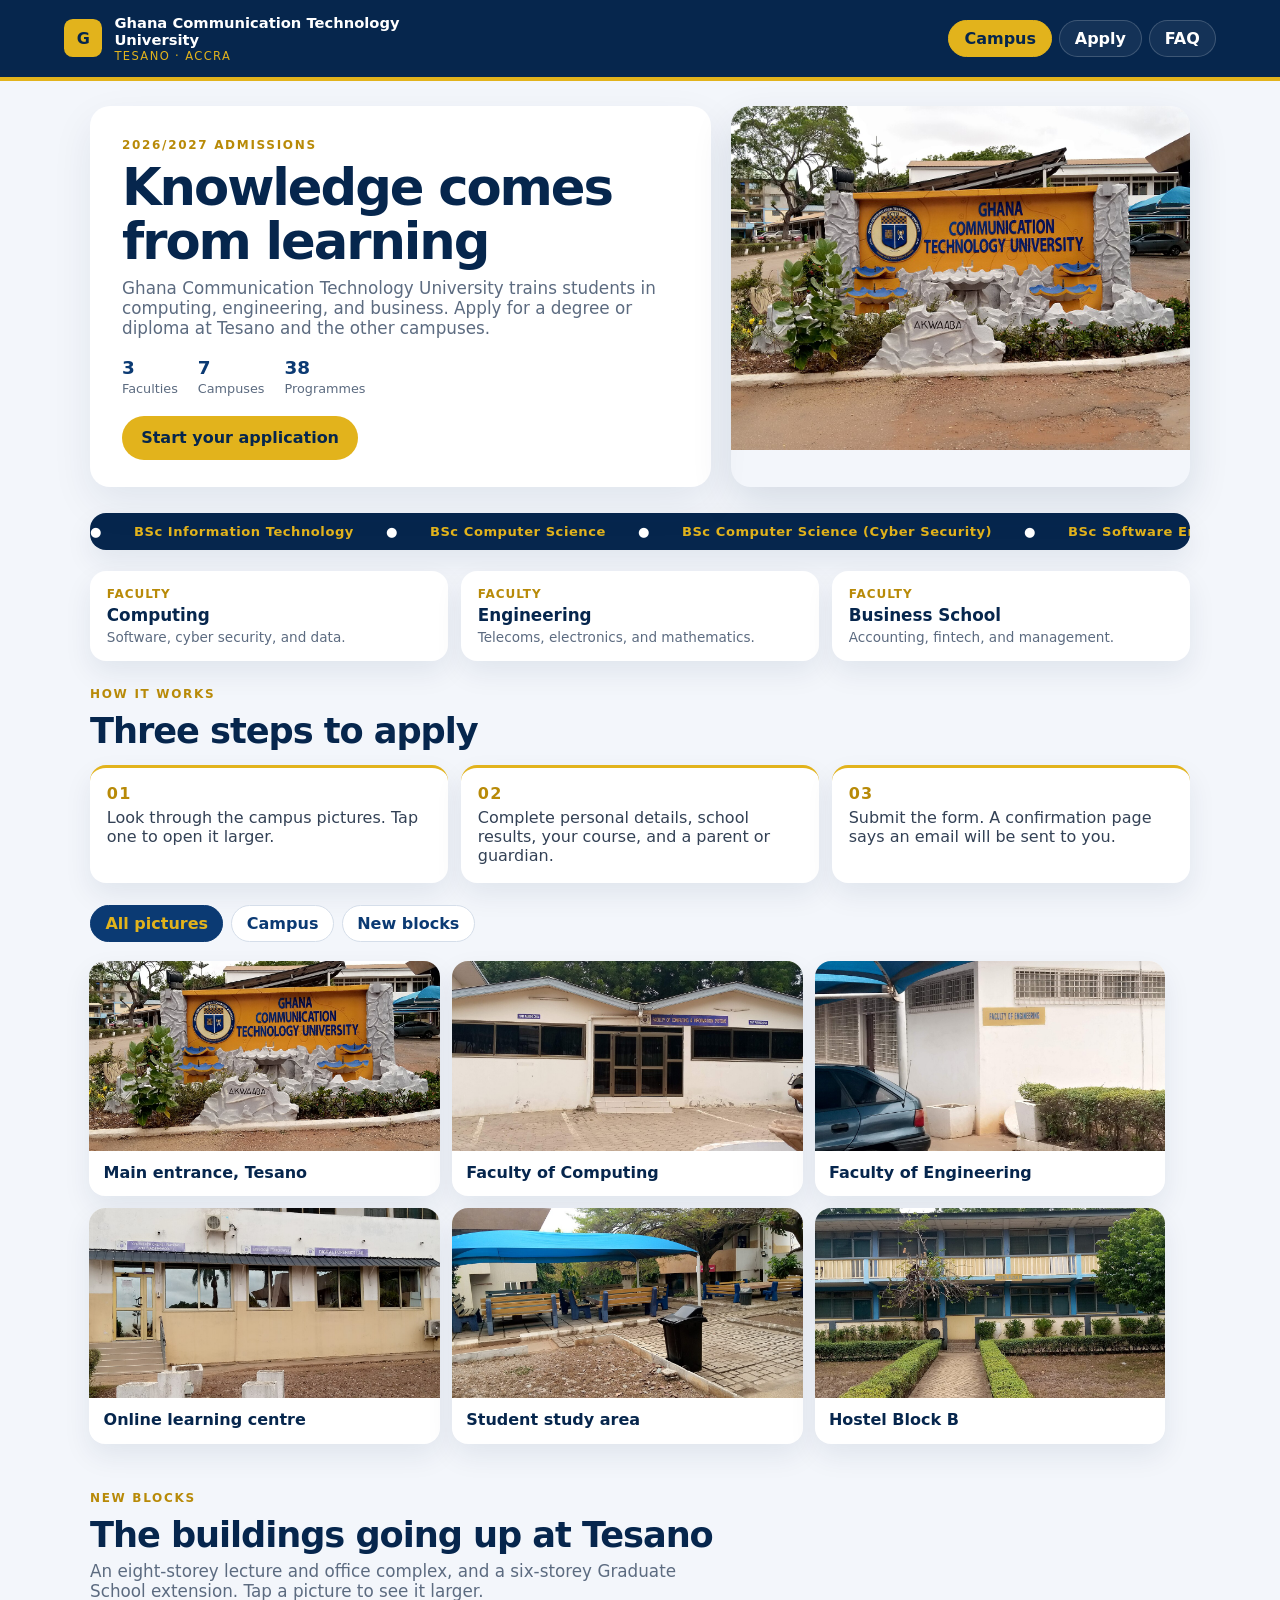
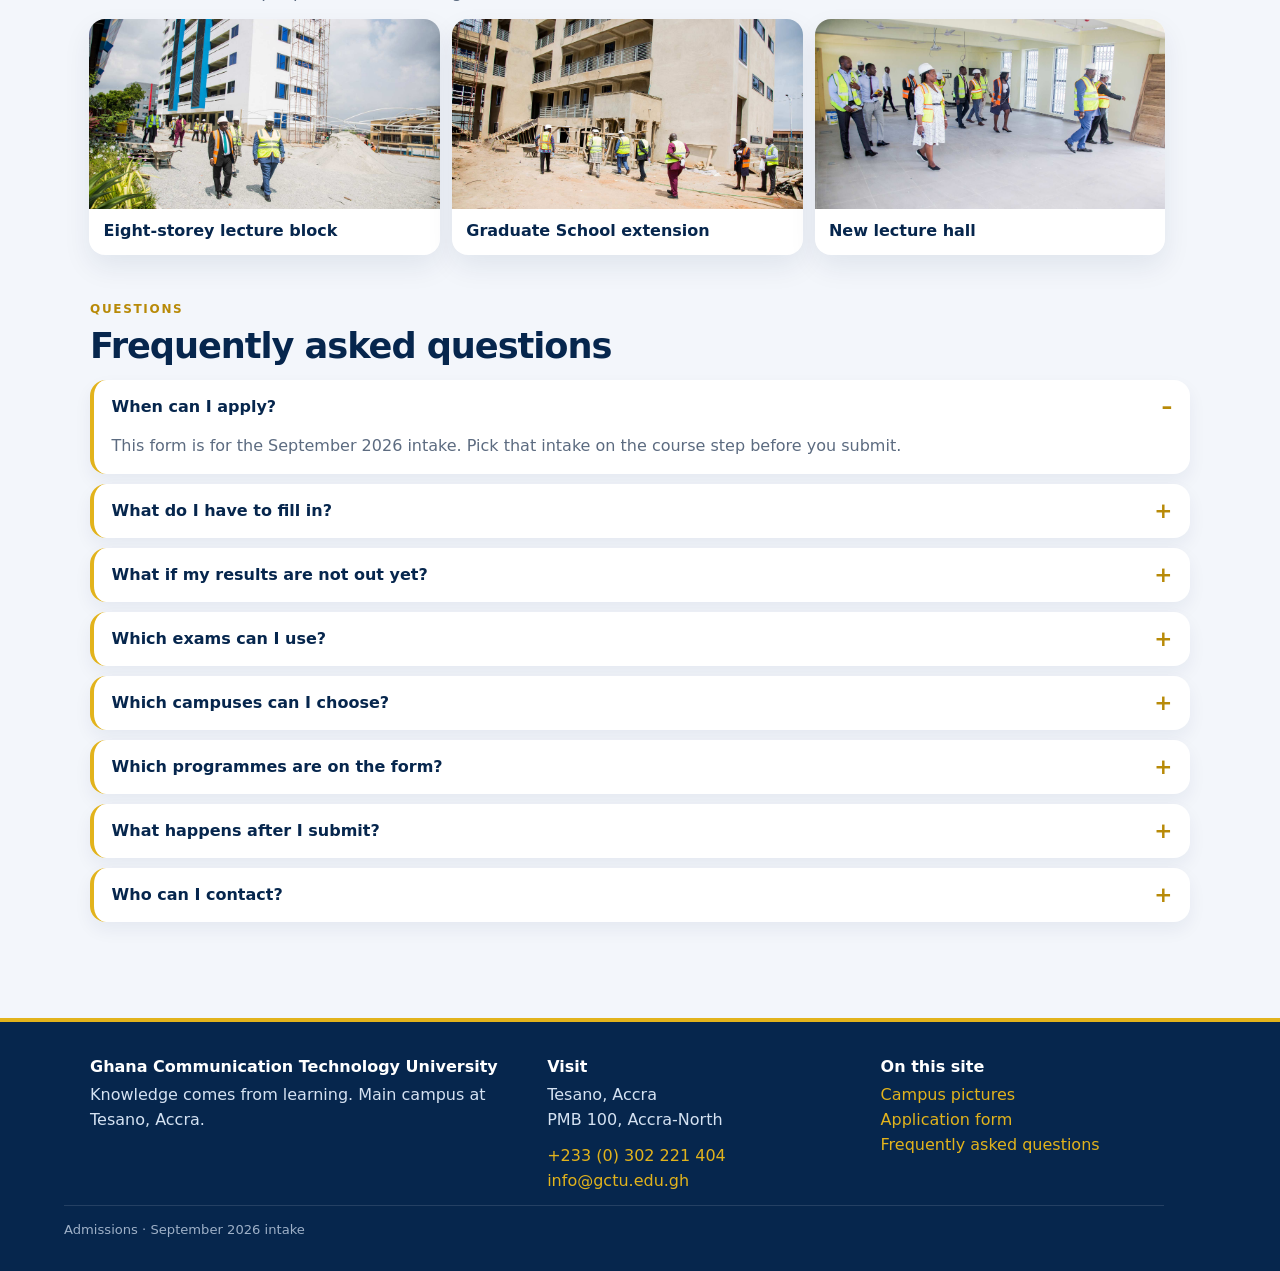
<file: index.html>
<!DOCTYPE html>
<html lang="en">
<head>
  <meta charset="UTF-8">
  <meta name="viewport" content="width=device-width, initial-scale=1.0">
  <title>Ghana Communication Technology University | Campus</title>
  <link rel="stylesheet" href="styles.css">
</head>
<body>
  <header class="site-header">
    <a class="brand" href="index.html">
      <span class="mark" aria-hidden="true">G</span>
      <span>
        <strong>Ghana Communication Technology University</strong>
        <span>Tesano · Accra</span>
      </span>
    </a>
    <nav class="header-nav" aria-label="Site">
      <a href="index.html" aria-current="page">Campus</a>
      <a href="apply.html">Apply</a>
      <a href="#faq">FAQ</a>
    </nav>
    <button class="menu-toggle" type="button" aria-label="Menu" aria-expanded="false" aria-controls="site-menu">
      <span class="menu-bars" aria-hidden="true"></span>
    </button>
  </header>
  <div class="menu-backdrop" hidden></div>
  <nav id="site-menu" class="side-menu" aria-hidden="true">
    <p class="menu-kicker">Explore</p>
    <a href="index.html" aria-current="page">Campus</a>
    <a href="apply.html">Apply</a>
    <a href="#faq">FAQ</a>
  </nav>

  <main>
    <section class="banner">
      <div class="banner-copy">
        <p class="eyebrow">2026/2027 admissions</p>
        <h1>Knowledge comes from learning</h1>
        <p class="lede">
          Ghana Communication Technology University trains students in computing, engineering, and business. Apply for a degree or diploma at Tesano and the other campuses.
        </p>
        <ul class="facts">
          <li><strong data-count="3">0</strong><span>Faculties</span></li>
          <li><strong data-count="7">0</strong><span>Campuses</span></li>
          <li><strong data-count="38">0</strong><span>Programmes</span></li>
        </ul>
        <p class="cta">
          <a class="button" href="apply.html">Start your application</a>
        </p>
      </div>
      <figure class="banner-photo">
        <button type="button" class="zoom" data-caption="Main entrance, Tesano">
          <img src="images/signage.jpg" alt="The Ghana Communication Technology University welcome sign at Tesano">
        </button>
      </figure>
    </section>

    <div class="ticker">
      <div class="ticker-track">
        <span>BSc Information Technology</span>
        <span>BSc Computer Science</span>
        <span>BSc Computer Science (Cyber Security)</span>
        <span>BSc Software Engineering</span>
        <span>BSc Data Science and Analytics</span>
        <span>BSc Mobile Computing</span>
        <span>BSc Information Systems</span>
        <span>BSc Networking and Systems Administration</span>
        <span>BSc Internet of Things and Big Data</span>
        <span>BSc Web Application Development</span>
        <span>Diploma in Information Technology</span>
        <span>Diploma in Computer Science</span>
        <span>Diploma in Cyber Security</span>
        <span>BSc Telecommunications Engineering</span>
        <span>BSc Computer Engineering</span>
        <span>BSc Electrical and Electronic Engineering</span>
        <span>BSc Mathematics</span>
        <span>BSc Actuarial Science with Data Analytics</span>
        <span>BSc Computational Statistics</span>
        <span>BSc Accounting with Computing</span>
        <span>BSc Economics</span>
        <span>BSc Procurement and Logistics</span>
        <span>BSc Financial Technology</span>
        <span>BSc Business Administration (Marketing)</span>
        <span>Diploma in Public Relations</span>
        <span>BSc Information Technology</span>
        <span>BSc Computer Science</span>
        <span>BSc Computer Science (Cyber Security)</span>
        <span>BSc Software Engineering</span>
        <span>BSc Data Science and Analytics</span>
        <span>BSc Mobile Computing</span>
        <span>BSc Information Systems</span>
        <span>BSc Networking and Systems Administration</span>
        <span>BSc Internet of Things and Big Data</span>
        <span>BSc Web Application Development</span>
        <span>Diploma in Information Technology</span>
        <span>Diploma in Computer Science</span>
        <span>Diploma in Cyber Security</span>
        <span>BSc Telecommunications Engineering</span>
        <span>BSc Computer Engineering</span>
        <span>BSc Electrical and Electronic Engineering</span>
        <span>BSc Mathematics</span>
        <span>BSc Actuarial Science with Data Analytics</span>
        <span>BSc Computational Statistics</span>
        <span>BSc Accounting with Computing</span>
        <span>BSc Economics</span>
        <span>BSc Procurement and Logistics</span>
        <span>BSc Financial Technology</span>
        <span>BSc Business Administration (Marketing)</span>
        <span>Diploma in Public Relations</span>
      </div>
    </div>

    <section class="paths">
      <a class="path" href="apply.html">
        <em>Faculty</em>
        <strong>Computing</strong>
        <span>Software, cyber security, and data.</span>
      </a>
      <a class="path" href="apply.html">
        <em>Faculty</em>
        <strong>Engineering</strong>
        <span>Telecoms, electronics, and mathematics.</span>
      </a>
      <a class="path" href="apply.html">
        <em>Faculty</em>
        <strong>Business School</strong>
        <span>Accounting, fintech, and management.</span>
      </a>
    </section>

    <section class="steps">
      <p class="eyebrow">How it works</p>
      <h2>Three steps to apply</h2>
      <ol>
        <li>
          <strong>01</strong>
          Look through the campus pictures. Tap one to open it larger.
        </li>
        <li>
          <strong>02</strong>
          Complete personal details, school results, your course, and a parent or guardian.
        </li>
        <li>
          <strong>03</strong>
          Submit the form. A confirmation page says an email will be sent to you.
        </li>
      </ol>
    </section>

    <div class="filters" role="group" aria-label="Show pictures">
      <button type="button" class="filter is-on" data-filter="all">All pictures</button>
      <button type="button" class="filter" data-filter="campus">Campus</button>
      <button type="button" class="filter" data-filter="new">New blocks</button>
    </div>

    <table class="gallery" id="campus-gallery">
      <tbody>
        <tr>
          <td>
            <figure>
              <button type="button" class="zoom" data-caption="Main entrance, Tesano">
                <img src="images/signage.jpg" alt="Gold campus sign reading Ghana Communication Technology University">
              </button>
              <figcaption>Main entrance, Tesano</figcaption>
            </figure>
          </td>
          <td>
            <figure>
              <button type="button" class="zoom" data-caption="Faculty of Computing">
                <img src="images/computing.jpg" alt="Entrance of the Faculty of Computing and Information Systems">
              </button>
              <figcaption>Faculty of Computing</figcaption>
            </figure>
          </td>
          <td>
            <figure>
              <button type="button" class="zoom" data-caption="Faculty of Engineering">
                <img src="images/engineering.jpg" alt="Faculty of Engineering sign on a campus building">
              </button>
              <figcaption>Faculty of Engineering</figcaption>
            </figure>
          </td>
        </tr>
        <tr>
          <td>
            <figure>
              <button type="button" class="zoom" data-caption="Online learning centre">
                <img src="images/online.jpg" alt="Centre for Online Learning and the Digital Forensics Lab">
              </button>
              <figcaption>Online learning centre</figcaption>
            </figure>
          </td>
          <td>
            <figure>
              <button type="button" class="zoom" data-caption="Student study area">
                <img src="images/study.jpg" alt="Outdoor student study area with benches under a blue canopy">
              </button>
              <figcaption>Student study area</figcaption>
            </figure>
          </td>
          <td>
            <figure>
              <button type="button" class="zoom" data-caption="Hostel Block B">
                <img src="images/hostel.jpg" alt="Hostel Block B with a walkway and hedges">
              </button>
              <figcaption>Hostel Block B</figcaption>
            </figure>
          </td>
        </tr>
      </tbody>
    </table>

    <section class="new-blocks">
      <p class="eyebrow">New blocks</p>
      <h2>The buildings going up at Tesano</h2>
      <p class="lede">
        An eight-storey lecture and office complex, and a six-storey Graduate School extension. Tap a picture to see it larger.
      </p>
      <table class="gallery">
        <tbody>
          <tr>
            <td>
              <figure>
                <button type="button" class="zoom" data-caption="Eight-storey lecture and office complex">
                  <img src="images/lecture-block.jpg" alt="The white and blue eight-storey lecture and office complex at Tesano">
                </button>
                <figcaption>Eight-storey lecture block</figcaption>
              </figure>
            </td>
            <td>
              <figure>
                <button type="button" class="zoom" data-caption="Six-storey Graduate School extension">
                  <img src="images/graduate-block.jpg" alt="The six-storey Graduate School extension still being finished">
                </button>
                <figcaption>Graduate School extension</figcaption>
              </figure>
            </td>
            <td>
              <figure>
                <button type="button" class="zoom" data-caption="A new hall inside the lecture block">
                  <img src="images/new-hall.jpg" alt="A large unfinished hall with windows inside the new lecture block">
                </button>
                <figcaption>New lecture hall</figcaption>
              </figure>
            </td>
          </tr>
        </tbody>
      </table>
    </section>

    <section class="faq" id="faq">
      <p class="eyebrow">Questions</p>
      <h2>Frequently asked questions</h2>
      <div class="faq-list">
        <details open>
          <summary>When can I apply?</summary>
          <p>This form is for the September 2026 intake. Pick that intake on the course step before you submit.</p>
        </details>
        <details>
          <summary>What do I have to fill in?</summary>
          <p>Four parts: personal details, educational history, course information, and a parent or guardian. Submit only appears after the guardian step.</p>
        </details>
        <details>
          <summary>What if my results are not out yet?</summary>
          <p>Leave the results upload blank. You can still submit. If you already have a slip, add a PDF or photo up to 5 MB.</p>
        </details>
        <details>
          <summary>Which exams can I use?</summary>
          <p>WASSCE, SSSCE, GBCE, HND, a GCTU diploma, or another qualification. Choose how you qualify on the course step.</p>
        </details>
        <details>
          <summary>Which campuses can I choose?</summary>
          <p>Tesano is the main campus. You can also choose Abeka, Kumasi, Ho, Koforidua, Takoradi, or Nungua.</p>
        </details>
        <details>
          <summary>Which programmes are on the form?</summary>
          <p>Degrees and diplomas from Computing and Information Systems, Engineering, and the Business School. The moving bar on this page lists them.</p>
        </details>
        <details>
          <summary>What happens after I submit?</summary>
          <p>You land on a confirmation page with your name, email, and course. That page is your proof that the application was submitted.</p>
        </details>
        <details>
          <summary>Who can I contact?</summary>
          <p>Ghana Communication Technology University, Tesano, PMB 100, Accra-North. Call +233 (0) 302 221 404 or email info@gctu.edu.gh.</p>
        </details>
      </div>
    </section>
  </main>

  <footer class="campus-footer">
    <div class="footer-grid">
      <div>
        <strong>Ghana Communication Technology University</strong>
        <p>Knowledge comes from learning. Main campus at Tesano, Accra.</p>
      </div>
      <div>
        <strong>Visit</strong>
        <p>Tesano, Accra<br>PMB 100, Accra-North</p>
        <p><a href="tel:+233302221404">+233 (0) 302 221 404</a><br><a href="mailto:info@gctu.edu.gh">info@gctu.edu.gh</a></p>
      </div>
      <div>
        <strong>On this site</strong>
        <p><a href="index.html">Campus pictures</a><br><a href="apply.html">Application form</a><br><a href="#faq">Frequently asked questions</a></p>
      </div>
    </div>
    <p class="footer-note">Admissions · September 2026 intake</p>
  </footer>

  <dialog id="viewer">
    <form method="dialog">
      <button class="viewer-close" aria-label="Close">Close</button>
    </form>
    <img id="viewer-image" alt="">
    <p id="viewer-caption"></p>
    <div class="viewer-nav">
      <button type="button" id="viewer-prev">Previous</button>
      <button type="button" id="viewer-next">Next</button>
    </div>
  </dialog>

  <script>
    const viewer = document.getElementById("viewer");
    const viewerImage = document.getElementById("viewer-image");
    const viewerCaption = document.getElementById("viewer-caption");
    const photos = Array.from(document.querySelectorAll(".zoom"));
    let current = 0;

    function showPhoto(index) {
      current = (index + photos.length) % photos.length;
      const image = photos[current].querySelector("img");
      viewerImage.src = image.src;
      viewerImage.alt = image.alt;
      viewerCaption.textContent = photos[current].dataset.caption;
      if (!viewer.open) viewer.showModal();
    }

    photos.forEach((button, index) => {
      button.addEventListener("click", () => showPhoto(index));
    });

    document.getElementById("viewer-prev").addEventListener("click", () => showPhoto(current - 1));
    document.getElementById("viewer-next").addEventListener("click", () => showPhoto(current + 1));

    viewer.addEventListener("click", (event) => {
      if (event.target === viewer) viewer.close();
    });

    document.addEventListener("keydown", (event) => {
      if (!viewer.open) return;
      if (event.key === "ArrowRight") showPhoto(current + 1);
      if (event.key === "ArrowLeft") showPhoto(current - 1);
    });

    const campusGallery = document.getElementById("campus-gallery");
    const newBlocks = document.querySelector(".new-blocks");
    document.querySelectorAll(".filter").forEach((button) => {
      button.addEventListener("click", () => {
        document.querySelectorAll(".filter").forEach((item) => item.classList.remove("is-on"));
        button.classList.add("is-on");
        const choice = button.dataset.filter;
        campusGallery.hidden = choice === "new";
        newBlocks.hidden = choice === "campus";
      });
    });

    document.querySelectorAll("[data-count]").forEach((node) => {
      const target = Number(node.dataset.count);
      const start = performance.now();
      function tick(now) {
        const progress = Math.min((now - start) / 900, 1);
        node.textContent = Math.round(target * progress);
        if (progress < 1) requestAnimationFrame(tick);
      }
      requestAnimationFrame(tick);
    });
  </script>
  <script src="menu.js"></script>
</body>
</html>
</file>
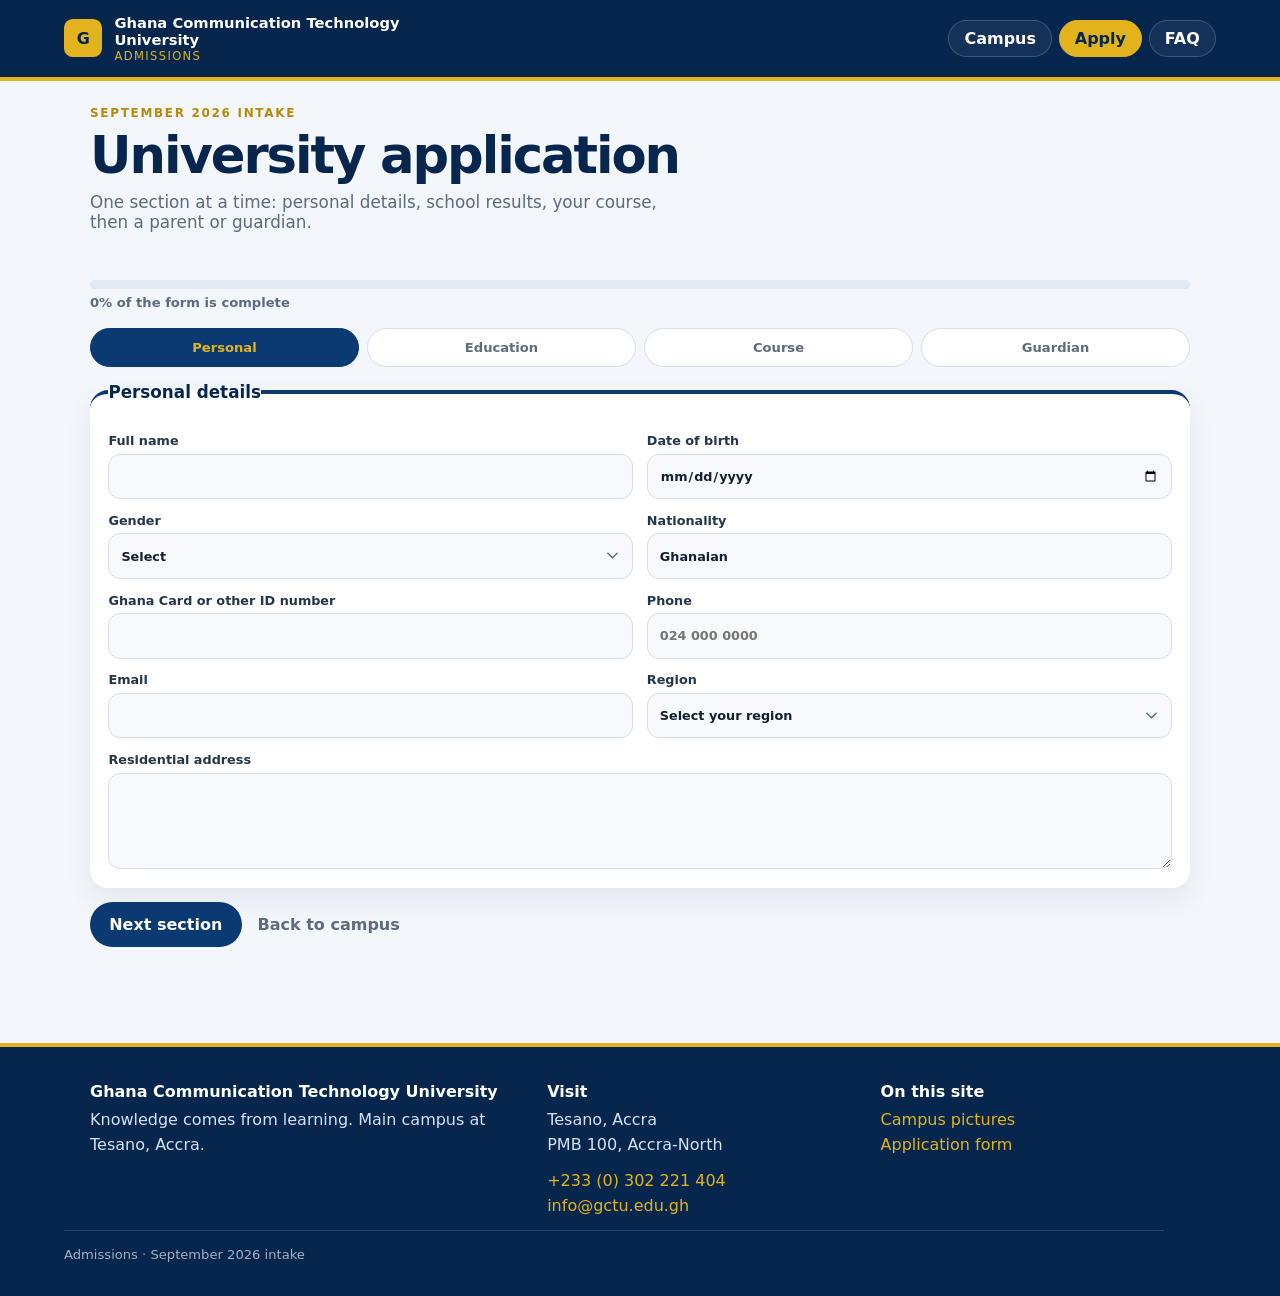
<file: apply.html>
<!DOCTYPE html>
<html lang="en">
<head>
  <meta charset="UTF-8">
  <meta name="viewport" content="width=device-width, initial-scale=1.0">
  <title>Ghana Communication Technology University | Application</title>
  <link rel="stylesheet" href="styles.css">
</head>
<body>
  <header class="site-header">
    <a class="brand" href="index.html">
      <span class="mark" aria-hidden="true">G</span>
      <span>
        <strong>Ghana Communication Technology University</strong>
        <span>Admissions</span>
      </span>
    </a>
    <nav class="header-nav" aria-label="Site">
      <a href="index.html">Campus</a>
      <a href="apply.html" aria-current="page">Apply</a>
      <a href="index.html#faq">FAQ</a>
    </nav>
    <button class="menu-toggle" type="button" aria-label="Menu" aria-expanded="false" aria-controls="site-menu">
      <span class="menu-bars" aria-hidden="true"></span>
    </button>
  </header>
  <div class="menu-backdrop" hidden></div>
  <nav id="site-menu" class="side-menu" aria-hidden="true">
    <p class="menu-kicker">Explore</p>
    <a href="index.html">Campus</a>
    <a href="apply.html" aria-current="page">Apply</a>
    <a href="index.html#faq">FAQ</a>
  </nav>

  <main>
    <section class="page-intro">
      <p class="eyebrow">September 2026 intake</p>
      <h1>University application</h1>
      <p class="lede">
        One section at a time: personal details, school results, your course, then a parent or guardian.
      </p>
      <p id="send-error" class="send-error" role="alert"></p>
      <div class="progress-wrap">
        <div class="progress-track" aria-hidden="true">
          <div class="progress-bar" id="progress-bar"></div>
        </div>
        <p id="progress-label">0% of the form is complete</p>
      </div>
    </section>

    <form id="application" action="success.html" method="get">
      <ol class="stepper" id="stepper">
        <li class="is-current">Personal</li>
        <li>Education</li>
        <li>Course</li>
        <li>Guardian</li>
      </ol>
      <fieldset class="is-current">
        <legend>Personal details</legend>
        <div class="fields">
          <label>
            Full name
            <input type="text" name="full-name" required autocomplete="name">
          </label>
          <label>
            Date of birth
            <input type="date" name="date-of-birth" required>
          </label>
          <label>
            Gender
            <select name="gender" required>
              <option value="">Select</option>
              <option>Female</option>
              <option>Male</option>
              <option>Prefer not to say</option>
            </select>
          </label>
          <label>
            Nationality
            <input type="text" name="nationality" value="Ghanaian" required>
          </label>
          <label>
            Ghana Card or other ID number
            <input type="text" name="id-number" required>
          </label>
          <label>
            Phone
            <input type="tel" name="phone" required autocomplete="tel" placeholder="024 000 0000">
          </label>
          <label>
            Email
            <input type="email" name="email" required autocomplete="email">
          </label>
          <label>
            Region
            <select name="region" required>
              <option value="">Select your region</option>
              <option>Greater Accra</option>
              <option>Ashanti</option>
              <option>Ahafo</option>
              <option>Bono</option>
              <option>Bono East</option>
              <option>Central</option>
              <option>Eastern</option>
              <option>North East</option>
              <option>Northern</option>
              <option>Oti</option>
              <option>Savannah</option>
              <option>Upper East</option>
              <option>Upper West</option>
              <option>Volta</option>
              <option>Western</option>
              <option>Western North</option>
              <option>Outside Ghana</option>
            </select>
          </label>
          <label class="wide">
            Residential address
            <textarea name="address" required autocomplete="street-address"></textarea>
          </label>
        </div>
      </fieldset>

      <fieldset>
        <legend>Educational history</legend>
        <div class="fields">
          <label>
            Senior high school or last school
            <input type="text" name="school" required>
          </label>
          <label>
            Qualification
            <select name="qualification" required>
              <option value="">Select</option>
              <option>WASSCE</option>
              <option>SSSCE</option>
              <option>GBCE</option>
              <option>HND</option>
              <option>GCTU Diploma</option>
              <option>Other</option>
            </select>
          </label>
          <label>
            Year of examination
            <input type="number" name="year-completed" min="1990" max="2026" required>
          </label>
          <label>
            WAEC index number
            <input type="text" name="index-number" placeholder="If you sat WASSCE or SSSCE">
          </label>
          <label>
            English Language grade
            <input type="text" name="english-grade" placeholder="For example, B3" required>
          </label>
          <label>
            Core Mathematics grade
            <input type="text" name="maths-grade" placeholder="For example, C5" required>
          </label>
          <label class="wide">
            Integrated Science or Social Studies grade
            <input type="text" name="core-grade" required>
          </label>
          <label class="wide">
            Elective subjects and grades
            <textarea name="electives" required placeholder="Example: Elective Mathematics B2, Physics B3, Chemistry C4"></textarea>
          </label>
          <label class="wide">
            Upload your results
            <input type="file" name="results" accept=".pdf,.jpg,.jpeg,.png,application/pdf,image/jpeg,image/png">
            <span class="hint">WASSCE, SSSCE, GBCE, HND, or any other result slip. PDF or photo, up to 5 MB. Leave this blank if the results are not out yet.</span>
            <span id="results-name" class="file-name"></span>
          </label>
        </div>
      </fieldset>

      <fieldset>
        <legend>Course information</legend>
        <div class="fields">
          <label>
            Faculty
            <select name="faculty" required>
              <option value="">Select a faculty</option>
              <option>Faculty of Computing and Information Systems</option>
              <option>Faculty of Engineering</option>
              <option>GCTU Business School</option>
            </select>
          </label>
          <label>
            Programme
            <select name="course" required>
              <option value="">Select a programme</option>
              <optgroup label="Computing and Information Systems">
                <option>BSc Information Technology</option>
                <option>BSc Computer Science</option>
                <option>BSc Computer Science (Cyber Security)</option>
                <option>BSc Software Engineering</option>
                <option>BSc Data Science and Analytics</option>
                <option>BSc Mobile Computing</option>
                <option>BSc Information Systems</option>
                <option>BSc Networking and Systems Administration</option>
                <option>BSc Internet of Things and Big Data</option>
                <option>BSc Web Application Development</option>
                <option>Diploma in Information Technology</option>
                <option>Diploma in Computer Science</option>
                <option>Diploma in Cyber Security</option>
                <option>Diploma in Data Science and Analytics</option>
                <option>Diploma in Web Application Development</option>
                <option>Diploma in Multimedia Technology</option>
              </optgroup>
              <optgroup label="Engineering">
                <option>BSc Telecommunications Engineering</option>
                <option>BSc Computer Engineering</option>
                <option>BSc Electrical and Electronic Engineering</option>
                <option>BSc Mathematics</option>
                <option>BSc Actuarial Science with Data Analytics</option>
                <option>BSc Computational Statistics</option>
                <option>Diploma in Telecommunications Engineering</option>
                <option>Diploma in Computational Statistics</option>
              </optgroup>
              <optgroup label="Business School">
                <option>BSc Accounting with Computing</option>
                <option>BSc Economics</option>
                <option>BSc Procurement and Logistics</option>
                <option>BSc E-Commerce and Marketing Management</option>
                <option>BSc Financial Technology</option>
                <option>BSc Business Administration (Accounting)</option>
                <option>BSc Business Administration (Banking and Finance)</option>
                <option>BSc Business Administration (Human Resource Management)</option>
                <option>BSc Business Administration (Management)</option>
                <option>BSc Business Administration (Marketing)</option>
                <option>Diploma in Public Relations</option>
                <option>Diploma in Administration (Accounting)</option>
                <option>Diploma in Administration (Management)</option>
                <option>Diploma in Administration (Marketing)</option>
              </optgroup>
            </select>
          </label>
          <label>
            Level of entry
            <select name="level" required>
              <option value="">Select</option>
              <option>Degree, Level 100 (4 years)</option>
              <option>Diploma (2 years)</option>
              <option>Top-up, Level 200</option>
              <option>Top-up, Level 300</option>
            </select>
          </label>
          <label>
            How you qualify
            <select name="entry" required>
              <option value="">Select</option>
              <option>WASSCE or SSSCE</option>
              <option>Mature applicant</option>
              <option>HND or diploma top-up</option>
              <option>International qualification</option>
            </select>
          </label>
          <label>
            Campus
            <select name="campus" required>
              <option value="">Select a campus</option>
              <option>Tesano (main campus)</option>
              <option>Abeka</option>
              <option>Kumasi</option>
              <option>Ho</option>
              <option>Koforidua</option>
              <option>Takoradi</option>
              <option>Nungua</option>
            </select>
          </label>
          <label>
            Intake
            <select name="intake" required>
              <option value="">Select</option>
              <option>September 2026</option>
            </select>
          </label>
          <label class="wide">
            Why do you want this programme?
            <textarea name="statement" required></textarea>
          </label>
        </div>
      </fieldset>

      <fieldset>
        <legend>Parent or guardian information</legend>
        <div class="fields">
          <label>
            Parent or guardian name
            <input type="text" name="guardian-name" required>
          </label>
          <label>
            Relationship
            <input type="text" name="relationship" placeholder="Mother, father, or guardian" required>
          </label>
          <label>
            Phone
            <input type="tel" name="guardian-phone" required>
          </label>
          <label>
            Email
            <input type="email" name="guardian-email" required>
          </label>
          <label>
            Occupation
            <input type="text" name="occupation">
          </label>
          <label>
            Town or city
            <input type="text" name="guardian-town" required>
          </label>
          <label class="wide">
            Address
            <textarea name="guardian-address" required></textarea>
          </label>
        </div>
      </fieldset>

      <div class="form-actions">
        <button class="button button-back" id="step-back" type="button" hidden>Back</button>
        <button class="button" id="step-next" type="button">Next section</button>
        <button class="button" id="step-submit" type="submit" hidden>Submit application</button>
        <a class="ghost" href="index.html">Back to campus</a>
      </div>
    </form>
  </main>

  <footer class="campus-footer">
    <div class="footer-grid">
      <div>
        <strong>Ghana Communication Technology University</strong>
        <p>Knowledge comes from learning. Main campus at Tesano, Accra.</p>
      </div>
      <div>
        <strong>Visit</strong>
        <p>Tesano, Accra<br>PMB 100, Accra-North</p>
        <p><a href="tel:+233302221404">+233 (0) 302 221 404</a><br><a href="mailto:info@gctu.edu.gh">info@gctu.edu.gh</a></p>
      </div>
      <div>
        <strong>On this site</strong>
        <p><a href="index.html">Campus pictures</a><br><a href="apply.html">Application form</a></p>
      </div>
    </div>
    <p class="footer-note">Admissions · September 2026 intake</p>
  </footer>

  <script>
    const form = document.getElementById("application");
    const progressBar = document.getElementById("progress-bar");
    const progressLabel = document.getElementById("progress-label");
    const requiredFields = Array.from(form.querySelectorAll("[required]"));

    function updateProgress() {
      const done = requiredFields.filter((field) => field.value.trim() !== "").length;
      const percent = Math.round((done / requiredFields.length) * 100);
      progressBar.style.width = percent + "%";
      progressLabel.textContent = percent + "% of the form is complete";
      form.querySelectorAll("fieldset").forEach((section) => {
        const fields = Array.from(section.querySelectorAll("[required]"));
        const complete = fields.length > 0 && fields.every((field) => field.value.trim() !== "");
        section.classList.toggle("is-done", complete);
      });
    }

    form.addEventListener("input", updateProgress);
    form.addEventListener("change", updateProgress);

    const sections = Array.from(form.querySelectorAll("fieldset"));
    const stepItems = Array.from(document.querySelectorAll("#stepper li"));
    const backButton = document.getElementById("step-back");
    const nextButton = document.getElementById("step-next");
    const submitButton = document.getElementById("step-submit");
    let step = 0;

    function showStep(index) {
      step = index;
      sections.forEach((section, item) => section.classList.toggle("is-current", item === step));
      stepItems.forEach((item, itemIndex) => {
        item.classList.toggle("is-current", itemIndex === step);
        item.classList.toggle("is-done", itemIndex < step);
      });
      backButton.hidden = step === 0;
      nextButton.hidden = step === sections.length - 1;
      submitButton.hidden = step !== sections.length - 1;
    }

    nextButton.addEventListener("click", () => {
      const fields = Array.from(sections[step].querySelectorAll("[required]"));
      const invalid = fields.find((field) => !field.reportValidity());
      if (invalid) return;
      showStep(step + 1);
    });

    backButton.addEventListener("click", () => showStep(step - 1));

    const resultsInput = form.elements.results;
    const resultsName = document.getElementById("results-name");

    resultsInput.addEventListener("change", () => {
      const file = resultsInput.files[0];
      if (!file) {
        resultsName.textContent = "";
        return;
      }
      const allowed = /\.(pdf|jpe?g|png)$/i.test(file.name);
      if (!allowed || file.size > 5 * 1024 * 1024) {
        resultsInput.value = "";
        resultsName.textContent = "Choose a PDF, JPG, or PNG that is under 5 MB.";
        return;
      }
      resultsName.textContent = "Ready to upload: " + file.name;
    });

    function resultsPayload() {
      const file = resultsInput.files[0];
      if (!file) return Promise.resolve({ resultName: "" });
      return new Promise((resolve, reject) => {
        const reader = new FileReader();
        reader.onload = () => {
          const encoded = String(reader.result).split(",")[1] || "";
          resolve({ resultName: file.name, resultFile: encoded });
        };
        reader.onerror = () => reject(new Error("The result file could not be read."));
        reader.readAsDataURL(file);
      });
    }

    const sendError = document.getElementById("send-error");

    form.addEventListener("submit", (event) => {
      event.preventDefault();
      const submitButton = form.querySelector("[type=submit]");
      const name = form.elements["full-name"].value.trim();
      const email = form.elements["email"].value.trim();
      const course = form.elements["course"].value;
      sendError.textContent = "";
      submitButton.disabled = true;

      const params = new URLSearchParams({ name: name, email: email, course: course });
      window.location.href = "success.html?" + params.toString();
    });
  </script>
  <script src="menu.js"></script>
</body>
</html>
</file>
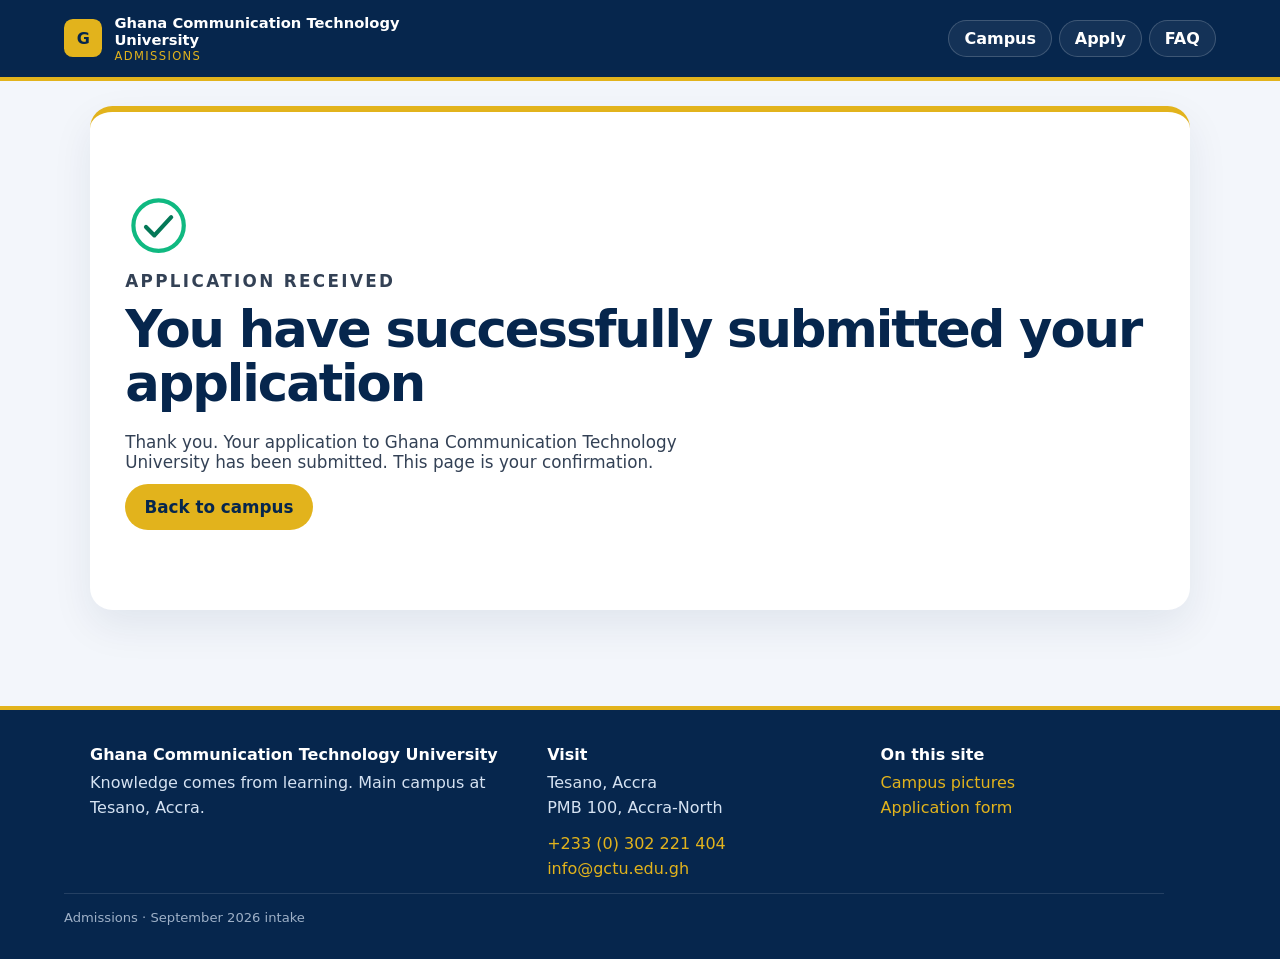
<file: success.html>
<!DOCTYPE html>
<html lang="en">
<head>
  <meta charset="UTF-8">
  <meta name="viewport" content="width=device-width, initial-scale=1.0">
  <title>Ghana Communication Technology University | Application submitted</title>
  <link rel="stylesheet" href="styles.css">
</head>
<body>
  <div class="confetti" id="confetti" aria-hidden="true"></div>
  <header class="site-header">
    <a class="brand" href="index.html">
      <span class="mark" aria-hidden="true">G</span>
      <span>
        <strong>Ghana Communication Technology University</strong>
        <span>Admissions</span>
      </span>
    </a>
    <nav class="header-nav" aria-label="Site">
      <a href="index.html">Campus</a>
      <a href="apply.html">Apply</a>
      <a href="index.html#faq">FAQ</a>
    </nav>
    <button class="menu-toggle" type="button" aria-label="Menu" aria-expanded="false" aria-controls="site-menu">
      <span class="menu-bars" aria-hidden="true"></span>
    </button>
  </header>
  <div class="menu-backdrop" hidden></div>
  <nav id="site-menu" class="side-menu" aria-hidden="true">
    <p class="menu-kicker">Explore</p>
    <a href="index.html">Campus</a>
    <a href="apply.html">Apply</a>
    <a href="index.html#faq">FAQ</a>
  </nav>

  <main>
    <section class="success">
      <svg class="check-ring" viewBox="0 0 48 48" aria-hidden="true">
        <circle cx="24" cy="24" r="18"></circle>
        <path d="M15 25 l6 6 l12 -13"></path>
      </svg>
      <p class="eyebrow">Application received</p>
      <h1 id="heading">You have successfully submitted your application</h1>
      <p id="detail">
        Thank you. Your application to Ghana Communication Technology University has been submitted. This page is your confirmation.
      </p>
      <p class="cta">
        <a class="button" href="index.html">Back to campus</a>
      </p>
    </section>
  </main>

  <footer class="campus-footer">
    <div class="footer-grid">
      <div>
        <strong>Ghana Communication Technology University</strong>
        <p>Knowledge comes from learning. Main campus at Tesano, Accra.</p>
      </div>
      <div>
        <strong>Visit</strong>
        <p>Tesano, Accra<br>PMB 100, Accra-North</p>
        <p><a href="tel:+233302221404">+233 (0) 302 221 404</a><br><a href="mailto:info@gctu.edu.gh">info@gctu.edu.gh</a></p>
      </div>
      <div>
        <strong>On this site</strong>
        <p><a href="index.html">Campus pictures</a><br><a href="apply.html">Application form</a></p>
      </div>
    </div>
    <p class="footer-note">Admissions · September 2026 intake</p>
  </footer>

  <script>
    const params = new URLSearchParams(window.location.search);
    const name = params.get("name");
    const email = params.get("email");
    const course = params.get("course");
    const heading = document.getElementById("heading");
    const detail = document.getElementById("detail");

    if (name) {
      heading.textContent = name + ", you have successfully submitted your application";
    }

    if (email && course) {
      detail.textContent = "Your application for " + course + " has been submitted. This is your confirmation for " + email + ".";
    } else if (email) {
      detail.textContent = "Your application has been submitted. This is your confirmation for " + email + ".";
    }

    const confetti = document.getElementById("confetti");
    const colors = ["#e2b31c", "#0b3a73", "#ffffff", "#10b981", "#f97316"];
    for (let i = 0; i < 36; i += 1) {
      const piece = document.createElement("i");
      piece.style.left = Math.random() * 100 + "%";
      piece.style.background = colors[i % colors.length];
      piece.style.animationDelay = Math.random() * 0.6 + "s";
      piece.style.animationDuration = 2.2 + Math.random() * 1.6 + "s";
      confetti.appendChild(piece);
    }
  </script>
  <script src="menu.js"></script>
</body>
</html>
</file>
<file: styles.css>
:root {
  --navy: #0b3a73;
  --navy-deep: #06264d;
  --gold: #e2b31c;
  --gold-deep: #b88a08;
  --ink: #122033;
  --muted: #5c6b80;
  --line: #e4eaf2;
  --bg: #f3f6fb;
  --card: #ffffff;
}

* {
  box-sizing: border-box;
}

body {
  margin: 0;
  min-height: 100vh;
  font-family: "Avenir Next", "Segoe UI", system-ui, sans-serif;
  color: var(--ink);
  background: var(--bg);
}

a {
  color: var(--navy);
}

.site-header {
  position: sticky;
  top: 0;
  z-index: 4;
  display: flex;
  align-items: center;
  justify-content: space-between;
  gap: 0.85rem;
  padding: 0.85rem 5vw;
  background: var(--navy-deep);
  color: white;
  border-bottom: 4px solid var(--gold);
}

.header-nav {
  margin-left: auto;
  display: flex;
  gap: 0.4rem;
}

.header-nav a {
  color: white;
  text-decoration: none;
  font-weight: 750;
  padding: 0.5rem 0.95rem;
  border-radius: 999px;
  border: 1px solid rgba(255, 255, 255, 0.18);
  background: rgba(255, 255, 255, 0.06);
}

.header-nav a[aria-current="page"] {
  background: var(--gold);
  color: var(--navy-deep);
  border-color: var(--gold);
}

.menu-toggle {
  display: none;
  align-items: center;
  justify-content: center;
  flex: 0 0 auto;
  width: 2.6rem;
  height: 2.6rem;
  margin-left: auto;
  border: 1px solid rgba(226, 179, 28, 0.85);
  background: rgba(226, 179, 28, 0.12);
  color: white;
  border-radius: 0.75rem;
  padding: 0;
  cursor: pointer;
}

.menu-bars {
  position: relative;
  width: 16px;
  height: 2px;
  border-radius: 2px;
  background: var(--gold);
}

.menu-bars::before,
.menu-bars::after {
  content: "";
  position: absolute;
  left: 0;
  width: 16px;
  height: 2px;
  border-radius: 2px;
  background: var(--gold);
}

.menu-bars::before { top: -5px; }
.menu-bars::after { top: 5px; }

.menu-backdrop {
  position: fixed;
  inset: 0;
  z-index: 5;
  background: rgba(6, 18, 36, 0.5);
}

.menu-backdrop[hidden] {
  display: none !important;
}

.side-menu {
  position: fixed;
  z-index: 6;
  top: 0;
  right: 0;
  left: auto;
  width: min(300px, 84vw);
  height: 100%;
  margin: 0;
  padding: 1.5rem 1.1rem;
  display: none;
  flex-direction: column;
  gap: 0.55rem;
  background: linear-gradient(180deg, #0b3a73 0%, #06264d 100%);
  border-left: 4px solid var(--gold);
  box-shadow: -16px 0 40px rgba(6, 38, 77, 0.28);
  transform: translateX(105%);
  transition: transform 0.28s ease;
}

.side-menu.is-open {
  transform: translateX(0);
}

.menu-kicker {
  margin: 0 0 0.6rem;
  color: var(--gold);
  font-size: 0.75rem;
  font-weight: 800;
  letter-spacing: 0.16em;
  text-transform: uppercase;
}

.side-menu a {
  display: block;
  padding: 0.95rem 1rem;
  border-radius: 0.9rem;
  color: white;
  text-decoration: none;
  font-weight: 750;
  background: rgba(255, 255, 255, 0.06);
}

.side-menu a[aria-current="page"] {
  background: var(--gold);
  color: var(--navy-deep);
}

.brand {
  display: flex;
  align-items: center;
  gap: 0.75rem;
  color: inherit;
  text-decoration: none;
}

.mark {
  width: 2.4rem;
  height: 2.4rem;
  border-radius: 0.55rem;
  display: grid;
  place-items: center;
  background: var(--gold);
  color: var(--navy-deep);
  font-weight: 800;
}

.brand strong {
  display: block;
  max-width: 18rem;
  font-size: 0.92rem;
  line-height: 1.2;
}

.brand span span {
  display: block;
  color: var(--gold);
  font-size: 0.72rem;
  letter-spacing: 0.12em;
  text-transform: uppercase;
}

nav {
  display: flex;
  gap: 0.35rem;
}

main {
  width: min(1100px, calc(100% - 2rem));
  margin: 0 auto;
  padding: 1.6rem 0 3.5rem;
}

.banner {
  display: grid;
  grid-template-columns: 1.15fr 0.85fr;
  gap: 1.25rem;
  align-items: stretch;
  margin-bottom: 1.6rem;
}

.banner-copy,
.panel {
  background: var(--card);
  border-radius: 1.25rem;
  box-shadow: 0 16px 40px rgba(6, 38, 77, 0.08);
}

.banner-copy {
  padding: 2rem 2rem 1.7rem;
  display: flex;
  flex-direction: column;
  justify-content: center;
}

.eyebrow {
  margin: 0 0 0.55rem;
  color: var(--gold-deep);
  font-size: 0.75rem;
  font-weight: 800;
  letter-spacing: 0.14em;
  text-transform: uppercase;
}

h1 {
  margin: 0 0 0.6rem;
  font-size: clamp(2rem, 4vw, 3.2rem);
  line-height: 1.05;
  letter-spacing: -0.04em;
  color: var(--navy-deep);
}

.lede {
  margin: 0;
  max-width: 38rem;
  color: var(--muted);
  font-size: 1.05rem;
}

.facts {
  display: flex;
  gap: 1.25rem;
  margin: 1.2rem 0 0;
  padding: 0;
  list-style: none;
}

.facts strong {
  display: block;
  color: var(--navy);
  font-size: 1.15rem;
}

.facts span {
  color: var(--muted);
  font-size: 0.8rem;
}

.banner-photo {
  margin: 0;
  border-radius: 1.25rem;
  overflow: hidden;
  min-height: 280px;
  box-shadow: 0 16px 40px rgba(6, 38, 77, 0.12);
}

.banner-photo img {
  width: 100%;
  height: 100%;
  object-fit: cover;
  display: block;
}

.gallery {
  width: 100%;
  border-collapse: separate;
  border-spacing: 0.8rem;
  margin: 0.4rem -0.8rem 0;
}

.gallery caption {
  caption-side: bottom;
  text-align: left;
  color: var(--muted);
  font-size: 0.78rem;
  padding: 0.35rem 0.8rem 0;
}

.gallery td {
  width: 33.33%;
  vertical-align: top;
  padding: 0;
}

.gallery figure {
  margin: 0;
  background: var(--card);
  border-radius: 1rem;
  overflow: hidden;
  box-shadow: 0 12px 28px rgba(6, 38, 77, 0.08);
}

.zoom {
  display: block;
  width: 100%;
  margin: 0;
  padding: 0;
  border: 0;
  background: transparent;
  cursor: zoom-in;
}

.gallery img,
.banner-photo img {
  display: block;
  width: 100%;
  height: 190px;
  object-fit: cover;
}

.banner-photo img {
  height: 100%;
  min-height: 280px;
}

#viewer {
  width: min(920px, calc(100% - 2rem));
  padding: 0.75rem;
  border: 0;
  border-radius: 1rem;
  background: #07182f;
  color: white;
}

#viewer::backdrop {
  background: rgba(6, 18, 36, 0.78);
}

#viewer img {
  display: block;
  width: 100%;
  max-height: 75vh;
  object-fit: contain;
  background: black;
  border-radius: 0.7rem;
}

#viewer-caption {
  margin: 0.7rem 0.2rem 0.2rem;
  font-weight: 700;
}

.viewer-close {
  position: absolute;
  top: 1rem;
  right: 1rem;
  border: 0;
  border-radius: 999px;
  background: var(--gold);
  color: var(--navy-deep);
  font: inherit;
  font-weight: 800;
  padding: 0.4rem 0.75rem;
  cursor: pointer;
}

#viewer {
  position: relative;
}

.gallery figcaption {
  padding: 0.75rem 0.9rem 0.9rem;
  font-weight: 700;
  color: var(--navy-deep);
}

.new-blocks {
  margin-top: 2.2rem;
}

.new-blocks h2 {
  margin: 0 0 0.4rem;
  color: var(--navy-deep);
  font-size: clamp(1.6rem, 3vw, 2.2rem);
  letter-spacing: -0.03em;
}

.cta {
  margin: 1.15rem 0 0;
}

.button {
  display: inline-flex;
  align-items: center;
  justify-content: center;
  border: 0;
  border-radius: 999px;
  background: var(--gold);
  color: var(--navy-deep);
  text-decoration: none;
  font: inherit;
  font-weight: 800;
  padding: 0.8rem 1.2rem;
  cursor: pointer;
}

.button[hidden] {
  display: none !important;
}

.button:hover {
  background: #f0c53a;
}

.ghost {
  color: var(--muted);
  font-weight: 650;
  text-decoration: none;
}

.page-intro {
  margin-bottom: 1.1rem;
}

form {
  display: grid;
  gap: 0.9rem;
}

.stepper {
  display: grid;
  grid-template-columns: repeat(4, 1fr);
  gap: 0.5rem;
  margin: 0;
  padding: 0;
  list-style: none;
}

.stepper li {
  padding: 0.7rem 0.4rem;
  border-radius: 999px;
  background: white;
  color: var(--muted);
  text-align: center;
  font-size: 0.82rem;
  font-weight: 750;
  border: 1px solid #d5deea;
}

.stepper li.is-current {
  background: var(--navy);
  color: var(--gold);
  border-color: var(--navy);
}

.stepper li.is-done {
  background: #fff8df;
  color: var(--navy-deep);
  border-color: var(--gold);
}

fieldset:not(.is-current) {
  display: none;
}

.button-back {
  background: white;
  color: var(--navy);
  box-shadow: none;
  border: 1px solid #d5deea;
}

#step-next {
  background: var(--navy);
  color: white;
}

#step-next:hover {
  background: #1b4f93;
}

#step-submit {
  background: #f5c518;
  color: #06264d;
  box-shadow: 0 10px 24px rgba(245, 197, 24, 0.45);
}

#step-submit:hover {
  background: #ffd84a;
}

fieldset {
  margin: 0;
  border: 0;
  border-radius: 1.15rem;
  background: var(--card);
  box-shadow: 0 12px 28px rgba(6, 38, 77, 0.07);
  padding: 1.1rem 1.15rem 1.2rem;
  border-top: 4px solid var(--navy);
}

legend {
  padding: 0;
  font-size: 1.05rem;
  font-weight: 800;
  color: var(--navy-deep);
}

.fields {
  display: grid;
  grid-template-columns: 1fr 1fr;
  gap: 0.85rem;
  margin-top: 0.85rem;
}

label {
  display: flex;
  flex-direction: column;
  gap: 0.35rem;
  font-size: 0.8rem;
  font-weight: 700;
  color: #24364d;
}

label.wide {
  grid-column: 1 / -1;
}

input,
select,
textarea {
  width: 100%;
  min-height: 2.85rem;
  font: inherit;
  font-weight: 550;
  color: var(--ink);
  background: #f7f9fc;
  border: 1px solid #d5deea;
  border-radius: 0.75rem;
  padding: 0.7rem 0.75rem;
}

select {
  appearance: none;
  height: 2.85rem;
  padding-right: 2.4rem;
  background-image: url("data:image/svg+xml,%3Csvg xmlns='http://www.w3.org/2000/svg' viewBox='0 0 12 8'%3E%3Cpath fill='none' stroke='%235c6b80' stroke-width='1.6' stroke-linecap='round' d='M1 1.5 L6 6.5 L11 1.5'/%3E%3C/svg%3E");
  background-repeat: no-repeat;
  background-position: right 0.85rem center;
  background-size: 0.7rem;
}

input:focus,
select:focus,
textarea:focus {
  outline: 3px solid rgba(226, 179, 28, 0.45);
  border-color: var(--gold-deep);
  background-color: white;
}

textarea {
  min-height: 6rem;
  resize: vertical;
}

.form-actions {
  display: flex;
  align-items: center;
  gap: 1rem;
}

.success {
  min-height: 56vh;
  display: grid;
  align-content: center;
  justify-items: start;
  gap: 0.75rem;
  padding: 2.2rem;
  border-radius: 1.4rem;
  background: white;
  border-top: 6px solid var(--gold);
  box-shadow: 0 16px 40px rgba(6, 38, 77, 0.08);
}

.check {
  width: 3.1rem;
  height: 3.1rem;
  border-radius: 999px;
  display: grid;
  place-items: center;
  background: #e8f6ee;
  color: #047857;
  font-size: 1.35rem;
  font-weight: 800;
}

.success p {
  margin: 0;
  max-width: 38rem;
  color: #334155;
  font-size: 1.05rem;
}

.site-footer {
  width: min(1100px, calc(100% - 2rem));
  margin: 0 auto 2rem;
  color: var(--muted);
  font-size: 0.78rem;
}

.campus-footer {
  margin-top: 2.5rem;
  padding: 2.2rem 5vw 1.2rem;
  background: var(--navy-deep);
  color: #d5e2f2;
  border-top: 4px solid var(--gold);
}

.footer-grid {
  width: min(1100px, 100%);
  margin: 0 auto;
  display: grid;
  grid-template-columns: 1.4fr 1fr 1fr;
  gap: 1.5rem;
}

.campus-footer strong {
  display: block;
  margin-bottom: 0.45rem;
  color: white;
}

.campus-footer p {
  margin: 0 0 0.7rem;
  line-height: 1.55;
}

.campus-footer a {
  color: var(--gold);
  text-decoration: none;
}

.campus-footer a:hover {
  text-decoration: underline;
}

.footer-note {
  width: min(1100px, 100%);
  margin: 0.4rem auto 0;
  padding-top: 0.9rem;
  border-top: 1px solid rgba(255, 255, 255, 0.12);
  color: #9eb0c7;
  font-size: 0.82rem;
}

.mark {
  animation: pulse 2.6s ease-in-out infinite;
}

.banner-copy > * {
  animation: rise 0.7s ease both;
}

.banner-copy > *:nth-child(2) { animation-delay: 0.08s; }
.banner-copy > *:nth-child(3) { animation-delay: 0.16s; }
.banner-copy > *:nth-child(4) { animation-delay: 0.24s; }
.banner-copy > *:nth-child(5) { animation-delay: 0.32s; }

.banner-photo {
  animation: rise 0.8s ease 0.15s both;
}

.gallery figure {
  animation: rise 0.7s ease both;
}

.gallery td:nth-child(2) figure { animation-delay: 0.1s; }
.gallery td:nth-child(3) figure { animation-delay: 0.2s; }

.ticker {
  overflow: hidden;
  margin: 1.3rem 0 0.2rem;
  border-radius: 1rem;
  background: var(--navy-deep);
  box-shadow: 0 12px 28px rgba(6, 38, 77, 0.08);
}

.ticker-track {
  display: flex;
  gap: 2rem;
  width: max-content;
  padding: 0.7rem 0;
  animation: ticker 70s linear infinite;
}

.ticker span {
  color: var(--gold);
  font-size: 0.82rem;
  font-weight: 750;
  letter-spacing: 0.04em;
  white-space: nowrap;
}

.ticker span::before {
  content: "●";
  margin-right: 2rem;
  color: white;
}

.paths,
.steps ol {
  display: grid;
  grid-template-columns: repeat(3, 1fr);
  gap: 0.8rem;
}

.paths {
  margin: 1.3rem 0 0.4rem;
}

.steps {
  margin-top: 1.6rem;
}

.steps h2 {
  margin: 0;
  color: var(--navy-deep);
  font-size: clamp(1.6rem, 3vw, 2.2rem);
  letter-spacing: -0.03em;
}

.steps ol {
  list-style: none;
  margin: 0.9rem 0 0;
  padding: 0;
}

.steps li {
  background: white;
  border-radius: 1rem;
  padding: 1rem 1.05rem 1.1rem;
  box-shadow: 0 12px 28px rgba(6, 38, 77, 0.08);
  border-top: 3px solid var(--gold);
  color: #334155;
}

.steps strong {
  display: block;
  margin-bottom: 0.35rem;
  color: var(--gold-deep);
  letter-spacing: 0.08em;
}

.faq {
  margin-top: 2.2rem;
}

.faq h2 {
  margin: 0;
  color: var(--navy-deep);
  font-size: clamp(1.6rem, 3vw, 2.2rem);
  letter-spacing: -0.03em;
}

.faq-list {
  display: grid;
  gap: 0.65rem;
  margin-top: 0.9rem;
}

.faq-list details {
  background: white;
  border-radius: 1rem;
  border-left: 4px solid var(--gold);
  box-shadow: 0 8px 18px rgba(6, 38, 77, 0.06);
}

.faq-list summary {
  display: flex;
  align-items: center;
  justify-content: space-between;
  gap: 1rem;
  padding: 1rem 1.1rem;
  color: var(--navy-deep);
  font-weight: 750;
  cursor: pointer;
  list-style: none;
}

.faq-list summary::-webkit-details-marker {
  display: none;
}

.faq-list summary::after {
  content: "+";
  flex: 0 0 auto;
  color: var(--gold-deep);
  font-size: 1.35rem;
  line-height: 1;
}

.faq-list details[open] summary::after {
  content: "–";
}

.faq-list details p {
  margin: 0;
  padding: 0 2.4rem 1rem 1.1rem;
  color: var(--muted);
  line-height: 1.5;
}

.filters {
  display: flex;
  flex-wrap: wrap;
  gap: 0.5rem;
  margin: 1.4rem 0 0.2rem;
}

.filter {
  border: 1px solid #d5deea;
  background: white;
  color: var(--navy);
  border-radius: 999px;
  padding: 0.5rem 0.9rem;
  font: inherit;
  font-weight: 750;
  cursor: pointer;
}

.filter.is-on {
  background: var(--navy);
  border-color: var(--navy);
  color: var(--gold);
}

.path {
  display: grid;
  gap: 0.25rem;
  padding: 1rem 1.05rem;
  border-radius: 1rem;
  text-decoration: none;
  color: var(--navy-deep);
  background: white;
  box-shadow: 0 12px 28px rgba(6, 38, 77, 0.08);
  transition: transform 0.25s ease, box-shadow 0.25s ease;
}

.path:hover {
  transform: translateY(-6px);
  box-shadow: 0 18px 36px rgba(6, 38, 77, 0.14);
}

.path strong {
  font-size: 1.05rem;
}

.path span {
  color: var(--muted);
  font-size: 0.85rem;
}

.path em {
  font-style: normal;
  color: var(--gold-deep);
  font-size: 0.75rem;
  font-weight: 800;
  letter-spacing: 0.08em;
  text-transform: uppercase;
}

.button {
  position: relative;
  overflow: hidden;
}

.button::after {
  content: "";
  position: absolute;
  inset: 0;
  background: linear-gradient(110deg, transparent 30%, rgba(255, 255, 255, 0.55) 48%, transparent 62%);
  transform: translateX(-120%);
  animation: shine 2.8s ease-in-out infinite;
}

#viewer[open] {
  animation: pop 0.28s ease;
}

.viewer-nav {
  display: flex;
  justify-content: space-between;
  gap: 0.5rem;
  margin-top: 0.7rem;
}

.viewer-nav button {
  border: 0;
  border-radius: 999px;
  background: rgba(255, 255, 255, 0.12);
  color: white;
  font: inherit;
  font-weight: 700;
  padding: 0.45rem 0.85rem;
  cursor: pointer;
}

.progress-wrap {
  margin: 1rem 0 0.2rem;
}

.progress-track {
  height: 0.55rem;
  border-radius: 999px;
  background: #e4eaf2;
  overflow: hidden;
}

.progress-bar {
  width: 0%;
  height: 100%;
  border-radius: inherit;
  background: linear-gradient(90deg, var(--navy), var(--gold));
  transition: width 0.35s ease;
}

.send-error {
  min-height: 1.2rem;
  margin: 0.8rem 0 0;
  color: #9f1239;
  font-weight: 700;
}

.hint,
.file-name {
  display: block;
  margin-top: 0.35rem;
  color: var(--muted);
  font-weight: 550;
}

.file-name {
  color: var(--navy);
}

input[type="file"] {
  padding: 0.55rem;
}

.progress-wrap p {
  margin: 0.4rem 0 0;
  color: var(--muted);
  font-size: 0.82rem;
  font-weight: 700;
}

fieldset {
  animation: rise 0.55s ease both;
}

fieldset:nth-of-type(2) { animation-delay: 0.08s; }
fieldset:nth-of-type(3) { animation-delay: 0.16s; }
fieldset:nth-of-type(4) { animation-delay: 0.24s; }

fieldset.is-done {
  box-shadow: 0 12px 28px rgba(6, 38, 77, 0.07), inset 4px 0 0 var(--gold);
}

.check-ring {
  width: 4.2rem;
  height: 4.2rem;
}

.check-ring circle {
  fill: none;
  stroke: #10b981;
  stroke-width: 3;
  stroke-dasharray: 120;
  stroke-dashoffset: 120;
  animation: draw 0.7s ease forwards;
}

.check-ring path {
  fill: none;
  stroke: #047857;
  stroke-width: 3;
  stroke-linecap: round;
  stroke-linejoin: round;
  stroke-dasharray: 30;
  stroke-dashoffset: 30;
  animation: draw 0.4s ease 0.45s forwards;
}

.confetti {
  position: fixed;
  inset: 0;
  pointer-events: none;
  overflow: hidden;
}

.confetti i {
  position: absolute;
  top: -12px;
  width: 9px;
  height: 14px;
  border-radius: 2px;
  animation: fall 2.8s ease-in forwards;
}

.success {
  animation: pop 0.45s ease;
}

@keyframes rise {
  from { opacity: 0; transform: translateY(18px); }
  to { opacity: 1; transform: none; }
}

@keyframes pop {
  from { opacity: 0; transform: scale(0.96); }
  to { opacity: 1; transform: none; }
}

@keyframes pulse {
  0%, 100% { transform: scale(1); }
  50% { transform: scale(1.08); }
}

@keyframes ticker {
  from { transform: translateX(0); }
  to { transform: translateX(-50%); }
}

@keyframes shine {
  0%, 55% { transform: translateX(-120%); }
  100% { transform: translateX(120%); }
}

@keyframes draw {
  to { stroke-dashoffset: 0; }
}

@keyframes fall {
  to { transform: translateY(105vh) rotate(240deg); opacity: 0.2; }
}

@media (prefers-reduced-motion: reduce) {
  *, *::before, *::after {
    animation: none !important;
    transition: none !important;
  }
}

@media (max-width: 800px) {
  .site-header {
    flex-direction: row;
    align-items: center;
    padding: 0.85rem 1rem;
  }

  .banner-photo {
    box-shadow: 0 4px 10px rgba(6, 38, 77, 0.06);
  }

  .ticker {
    box-shadow: 0 3px 8px rgba(6, 38, 77, 0.04);
  }

  .brand {
    min-width: 0;
  }

  .brand strong {
    max-width: none;
  }

  main {
    width: min(1100px, calc(100% - 1.5rem));
    padding-top: 1.15rem;
  }

  .banner-copy {
    padding: 1.25rem 1.1rem 1.15rem;
  }

  .facts {
    flex-wrap: wrap;
    gap: 0.85rem 1.2rem;
  }

  .banner {
    display: grid;
    grid-template-columns: 1fr;
    gap: 1.15rem;
  }

  .fields,
  .gallery,
  .gallery tbody,
  .gallery tr,
  .gallery td {
    display: block;
    width: 100%;
  }

  .gallery {
    margin: 0;
    border-spacing: 0;
  }

  .gallery td + td,
  .gallery tr + tr td {
    margin-top: 0.8rem;
  }

  .banner-photo,
  .banner-photo img {
    min-height: 210px;
    height: 210px;
  }

  .form-actions {
    flex-direction: column;
    align-items: stretch;
  }

  .form-actions .button,
  .form-actions .ghost {
    width: 100%;
    text-align: center;
  }

  .success {
    padding: 1.25rem 1rem;
  }

  .paths,
  .steps ol,
  .footer-grid,
  .stepper {
    grid-template-columns: 1fr 1fr;
  }

  #viewer {
    width: calc(100% - 1rem);
    max-height: calc(100% - 1rem);
  }

  .viewer-close {
    position: static;
    margin: 0 0 0.5rem auto;
    display: block;
  }
}

@media (max-width: 700px) {
  .header-nav {
    display: none;
  }

  .menu-toggle {
    display: inline-flex;
  }

  .side-menu {
    display: flex;
  }
}

@media (max-width: 520px) {
  h1 {
    font-size: 1.85rem;
  }

  .paths,
  .steps ol,
  .footer-grid {
    grid-template-columns: 1fr;
  }

  .facts {
    display: grid;
    grid-template-columns: repeat(3, minmax(0, 1fr));
    gap: 0.7rem;
  }

  .facts strong {
    font-size: 1rem;
  }

  .campus-footer {
    padding: 1.5rem 1rem 1rem;
  }
}
</file>
